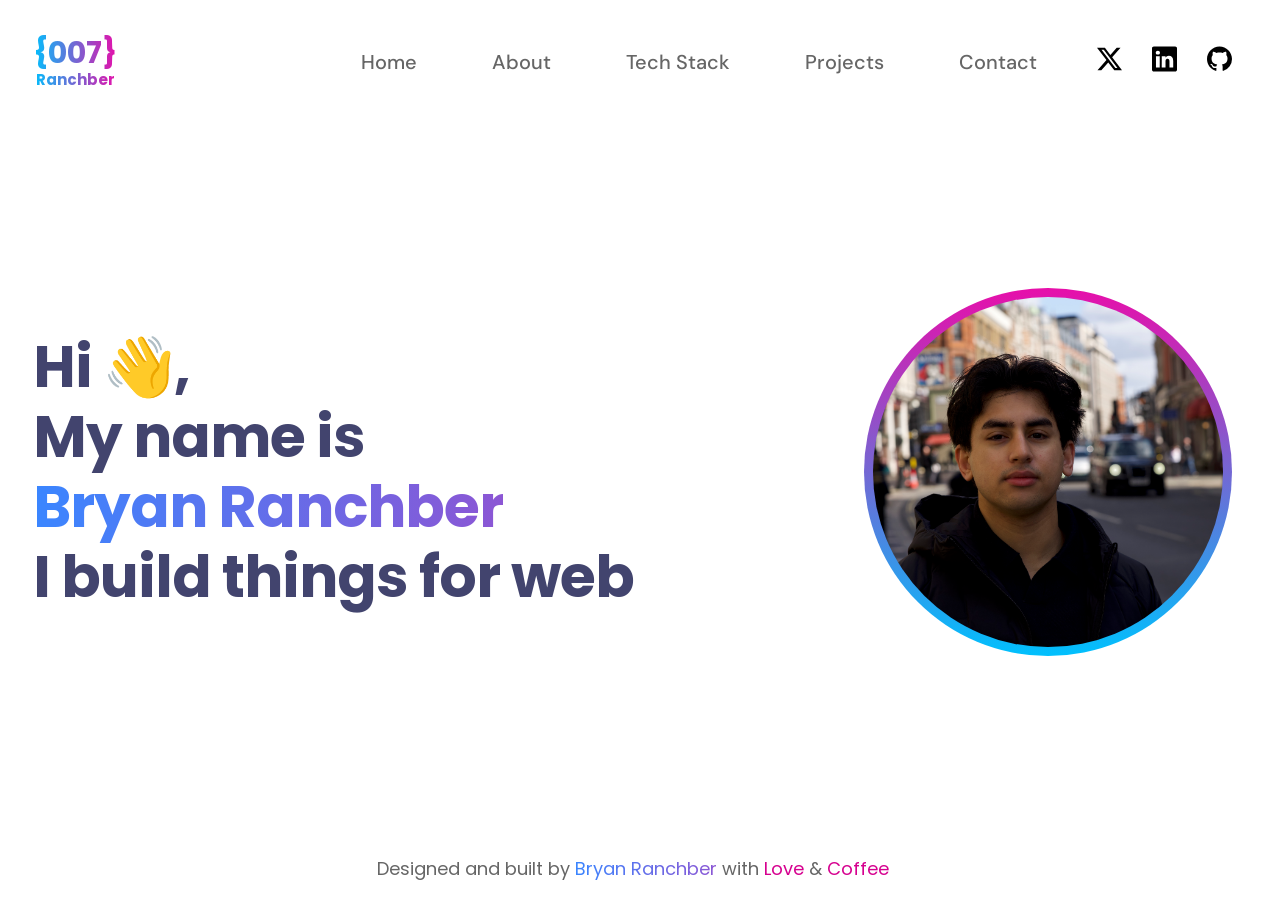
<file: index.html>
<!doctype html>
<html lang="en">
  <head>
    <meta charset="UTF-8" />
    <meta name="viewport" content="width=device-width, initial-scale=1.0" />
    <title>Developer Portfolio</title>
    <link rel="stylesheet" href="./css/base.css" />
    <link rel="stylesheet" href="./css/home.css" />
    <link rel="preconnect" href="https://fonts.googleapis.com" />
    <link rel="preconnect" href="https://fonts.gstatic.com" crossorigin />
    <link
      href="https://fonts.googleapis.com/css2?family=Poppins:ital,wght@0,100;0,200;0,300;0,400;0,500;0,600;0,700;0,800;0,900;1,100;1,200;1,300;1,400;1,500;1,600;1,700;1,800;1,900&display=swap"
      rel="stylesheet"
    />
    <link rel="preconnect" href="https://fonts.googleapis.com" />
    <link rel="preconnect" href="https://fonts.gstatic.com" crossorigin />
    <link
      href="https://fonts.googleapis.com/css2?family=DM+Sans:ital,opsz,wght@0,9..40,100..1000;1,9..40,100..1000&display=swap"
      rel="stylesheet"
    />
  </head>

  <body>
    <header>
      <nav>
        <div class="nav-top">
          <a href="index.html" class="logo">
            <span class="logo-main">{007}</span>
            <span class="logo-name">Ranchber</span>
          </a>

          <button class="menu-button">
          <img class="menu-icon" src="./images/icons/list.svg" alt="Menu" />
          </button>
        </div>

        <ul class="tablist">
          <li><a href="./index.html">Home</a></li>
          <li><a href="./pages/about.html">About</a></li>
          <li><a href="./pages/tech-stack.html">Tech Stack</a></li>
          <li><a href="./pages/projects.html">Projects</a></li>
          <li><a href="./pages/contact.html">Contact</a></li>
        </ul>

        <div class="social-links">
          <a href="https://x.com/?lang=sv"
            ><img src="./images/icons/twitter.svg" alt="Twitter"
          /></a>
          <a href="https://se.linkedin.com/"
            ><img src="./images/icons/linkedin.svg" alt="LinkedIn"
          /></a>
          <a href="https://github.com/BryanRanchber"
            ><img src="./images/icons/github.svg" alt="GitHub"
          /></a>
        </div>
      </nav>
    </header>

    <main>
      <section class="hero">
        <h1>
          Hi 👋,<br />
          My name is<br />
          <span class="hero-name">Bryan Ranchber</span><br />
          I build things for web
        </h1>
        <img src="./images/profile-img.jpg" alt="Bryan Ranchber" />
      </section>
    </main>

    <footer>
      <p>
        Designed and built by
        <span class="footer-gradient">Bryan Ranchber</span> with
        <span class="footer-pink">Love</span> &
        <span class="footer-pink">Coffee</span>
      </p>
    </footer>
  </body>
</html>
</file>
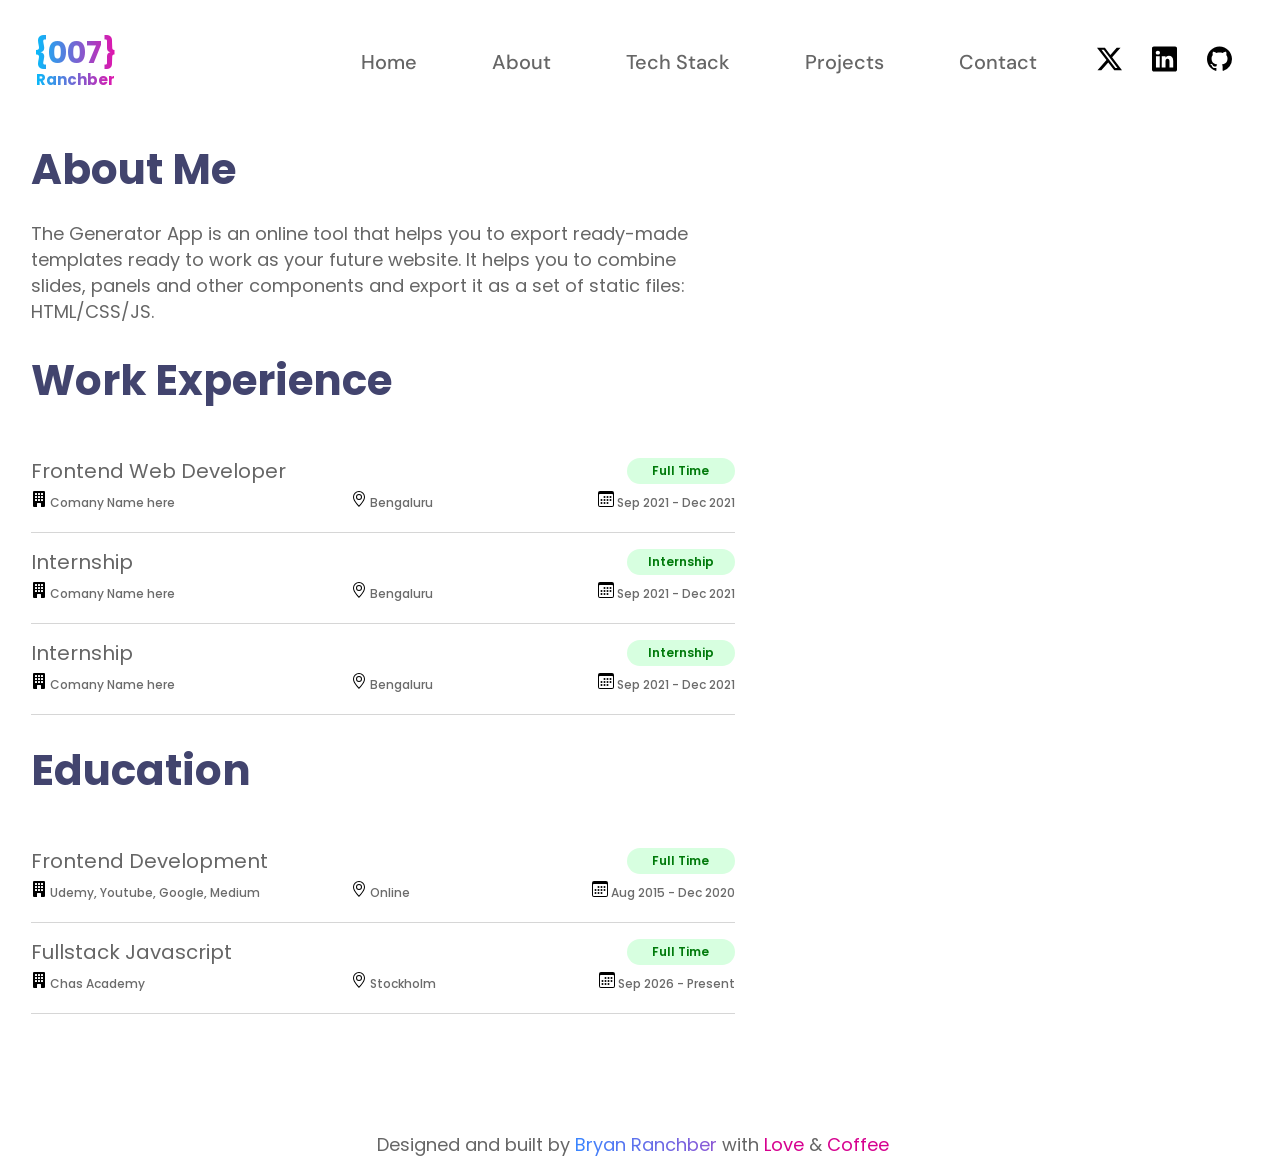
<file: about.html>
<!doctype html>
<html lang="en">
  <head>
    <meta charset="UTF-8" />
    <meta name="viewport" content="width=device-width, initial-scale=1.0" />
    <title>About</title>
    <link rel="stylesheet" href="./css/base.css" />
    <link rel="stylesheet" href="./css/about.css" />
    <link rel="preconnect" href="https://fonts.googleapis.com" />
    <link rel="preconnect" href="https://fonts.gstatic.com" crossorigin />
    <link
      href="https://fonts.googleapis.com/css2?family=Poppins:ital,wght@0,100;0,200;0,300;0,400;0,500;0,600;0,700;0,800;0,900;1,100;1,200;1,300;1,400;1,500;1,600;1,700;1,800;1,900&display=swap"
      rel="stylesheet"
    />
    <link rel="preconnect" href="https://fonts.googleapis.com" />
    <link rel="preconnect" href="https://fonts.gstatic.com" crossorigin />
    <link
      href="https://fonts.googleapis.com/css2?family=DM+Sans:ital,opsz,wght@0,9..40,100..1000;1,9..40,100..1000&display=swap"
      rel="stylesheet"
    />
  </head>

  <body>
    <header>
      <nav>
        <div class="nav-top">
          <a href="index.html" class="logo">
            <span class="logo-main">{007}</span>
            <span class="logo-name">Ranchber</span>
          </a>
        </div>

        <ul class="tablist">
          <li><a href="index.html">Home</a></li>
          <li><a href="about.html">About</a></li>
          <li><a href="tech-stack.html">Tech Stack</a></li>
          <li><a href="projects.html">Projects</a></li>
          <li><a href="contact.html">Contact</a></li>
        </ul>

        <div class="social-links">
          <a href="https://x.com/?lang=sv"
            ><img src="./images/icons/twitter.svg" alt="Twitter"
          /></a>
          <a href="https://se.linkedin.com/"
            ><img src="./images/icons/linkedin.svg" alt="LinkedIn"
          /></a>
          <a href="https://github.com/BryanRanchber"
            ><img src="./images/icons/github.svg" alt="GitHub"
          /></a>
        </div>
      </nav>
    </header>

    <main>
      <section class="about-intro">
        <h1 class="about-me-title">About Me</h1>
        <p class="about-description">
          The Generator App is an online tool that helps you to export
          ready-made templates ready to work as your future website. It helps
          you to combine slides, panels and other components and export it as a
          set of static files: HTML/CSS/JS.
        </p>
      </section>

      <section>
        <h2 class="experience">Work Experience</h2>

        <article>
          <div class="entry-header">
            <h3 class="entry-title">Frontend Web Developer</h3>
            <span class="type">Full Time</span>
          </div>

          <ul>
            <li class="details-row">
              <div class="details-left">
                <span class="organization">
                  <img src="./images/icons/building.svg" alt="" />
                  Comany Name here
                </span>

                <span class="location">
                  <img src="./images/icons/location.svg" alt="" />
                  Bengaluru
                </span>
              </div>

              <span class="date">
                <img src="./images/icons/calendar.svg" alt="" />
                Sep 2021 - Dec 2021
              </span>
            </li>
          </ul>
        </article>

        <article>
          <div class="entry-header">
            <h3 class="entry-title">Internship</h3>
            <span class="type">Internship</span>
          </div>

          <ul>
            <li class="details-row">
              <div class="details-left">
                <span class="organization">
                  <img src="./images/icons/building.svg" alt="" />
                  Comany Name here
                </span>

                <span class="location">
                  <img src="./images/icons/location.svg" alt="" />
                  Bengaluru
                </span>
              </div>

              <span class="date">
                <img src="./images/icons/calendar.svg" alt="" />
                Sep 2021 - Dec 2021
              </span>
            </li>
          </ul>
        </article>

        <article>
          <div class="entry-header">
            <h3 class="entry-title">Internship</h3>
            <span class="type">Internship</span>
          </div>

          <ul>
            <li class="details-row">
              <div class="details-left">
                <span class="organization">
                  <img src="./images/icons/building.svg" alt="" />
                  Comany Name here
                </span>

                <span class="location">
                  <img src="./images/icons/location.svg" alt="" />
                  Bengaluru
                </span>
              </div>

              <span class="date">
                <img src="./images/icons/calendar.svg" alt="" />
                Sep 2021 - Dec 2021
              </span>
            </li>
          </ul>
        </article>
      </section>

      <section>
        <h2 class="education">Education</h2>

        <article>
          <div class="entry-header">
            <h3 class="entry-title">Frontend Development</h3>
            <span class="type">Full Time</span>
          </div>

          <ul>
            <li class="details-row">
              <div class="details-left">
                <span class="organization">
                  <img src="./images/icons/building.svg" alt="" />
                  Udemy, Youtube, Google, Medium
                </span>
                <span class="location">
                  <img src="./images/icons/location.svg" alt="" />
                  Online
                </span>
              </div>

              <span class="date">
                <img src="./images/icons/calendar.svg" alt="" />
                Aug 2015 - Dec 2020
              </span>
            </li>
          </ul>
        </article>

        <article>
          <div class="entry-header">
            <h3 class="entry-title">Fullstack Javascript</h3>
            <span class="type">Full Time</span>
          </div>

          <ul>
            <li class="details-row">
              <div class="details-left">
                <span class="organization">
                  <img src="./images/icons/building.svg" alt="" />
                  Chas Academy
                </span>
                <span class="location">
                  <img src="./images/icons/location.svg" alt="" />
                  Stockholm
                </span>
              </div>

              <span class="date">
                <img src="./images/icons/calendar.svg" alt="" />
                Sep 2026 - Present
              </span>
            </li>
          </ul>
        </article>
      </section>
    </main>

    <footer>
      <p>
        Designed and built by
        <span class="footer-gradient">Bryan Ranchber</span> with
        <span class="footer-pink">Love</span> &
        <span class="footer-pink">Coffee</span>
      </p>
    </footer>
  </body>
</html>
</file>
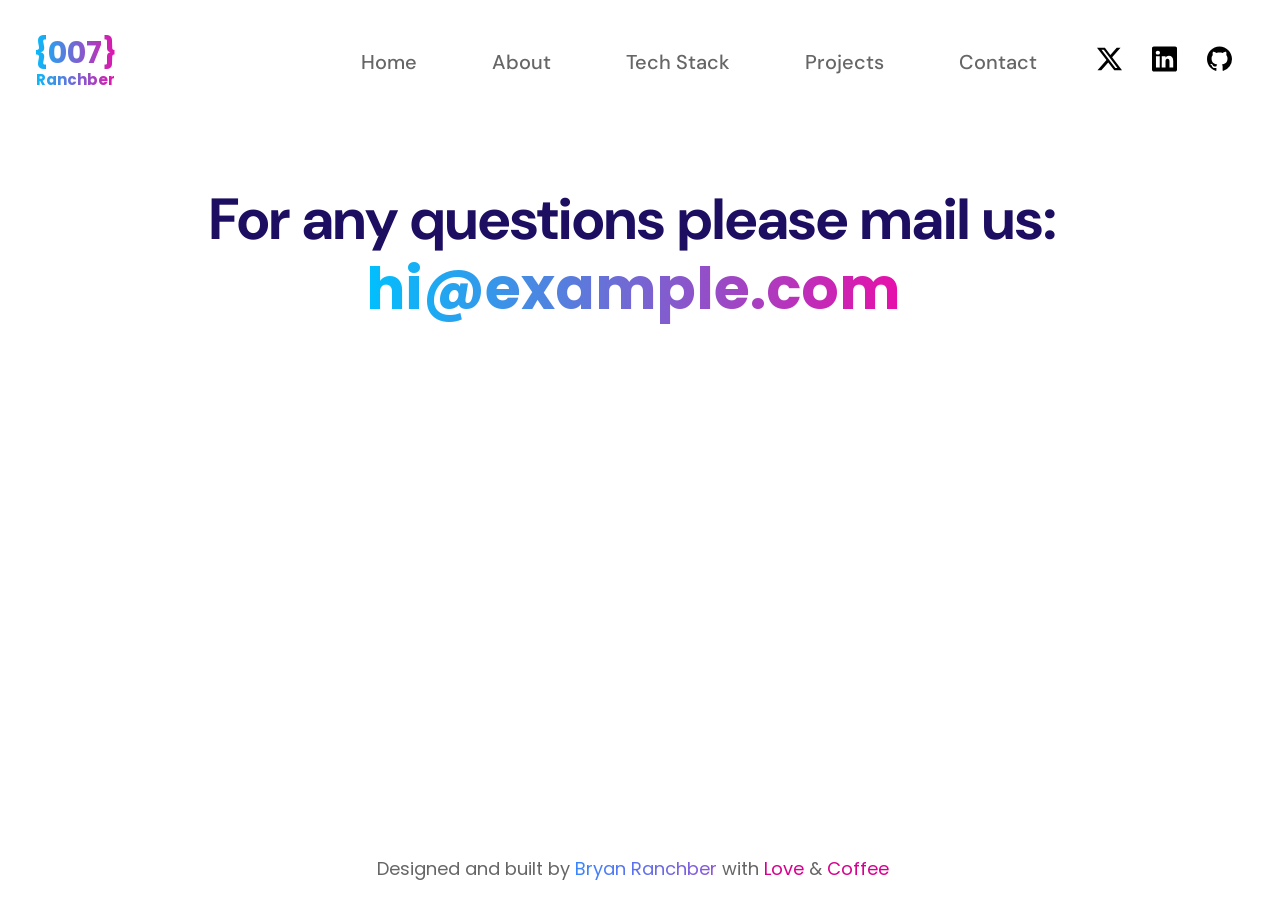
<file: contact.html>
<!doctype html>
<html lang="en">
  <head>
    <meta charset="UTF-8" />
    <meta name="viewport" content="width=device-width, initial-scale=1.0" />
    <title>Contact</title>
    <link rel="stylesheet" href="./css/base.css" />
    <link rel="stylesheet" href="./css/contact.css" />
    <link rel="preconnect" href="https://fonts.googleapis.com" />
    <link rel="preconnect" href="https://fonts.gstatic.com" crossorigin />
    <link
      href="https://fonts.googleapis.com/css2?family=Poppins:ital,wght@0,100;0,200;0,300;0,400;0,500;0,600;0,700;0,800;0,900;1,100;1,200;1,300;1,400;1,500;1,600;1,700;1,800;1,900&display=swap"
      rel="stylesheet"
    />
    <link rel="preconnect" href="https://fonts.googleapis.com" />
    <link rel="preconnect" href="https://fonts.gstatic.com" crossorigin />
    <link
      href="https://fonts.googleapis.com/css2?family=DM+Sans:ital,opsz,wght@0,9..40,100..1000;1,9..40,100..1000&display=swap"
      rel="stylesheet"
    />
  </head>

  <body>
    <header>
      <nav>
        <div class="nav-top">
          <a href="index.html" class="logo">
            <span class="logo-main">{007}</span>
            <span class="logo-name">Ranchber</span>
          </a>
        </div>

        <ul class="tablist">
          <li><a href="index.html">Home</a></li>
          <li><a href="about.html">About</a></li>
          <li><a href="tech-stack.html">Tech Stack</a></li>
          <li><a href="projects.html">Projects</a></li>
          <li><a href="contact.html">Contact</a></li>
        </ul>

        <div class="social-links">
          <a href="https://x.com/?lang=sv"
            ><img src="./images/icons/twitter.svg" alt="Twitter"
          /></a>
          <a href="https://se.linkedin.com/"
            ><img src="./images/icons/linkedin.svg" alt="LinkedIn"
          /></a>
          <a href="https://github.com/BryanRanchber"
            ><img src="./images/icons/github.svg" alt="GitHub"
          /></a>
        </div>
      </nav>
    </header>

    <main>
      <section class="contact-section">
        <h1>For any questions please mail us:</h1>
        <p class="contact-info">hi@example.com</p>

        <div class="mobile-contact">
          <p class="contact-or">or</p>
          <p class="contact-info">+91 12345 67890</p>
        </div>
      </section>
    </main>

    <footer>
      <p>
        Designed and built by
        <span class="footer-gradient">Bryan Ranchber</span> with
        <span class="footer-pink">Love</span> &
        <span class="footer-pink">Coffee</span>
      </p>
    </footer>
  </body>
</html>
</file>
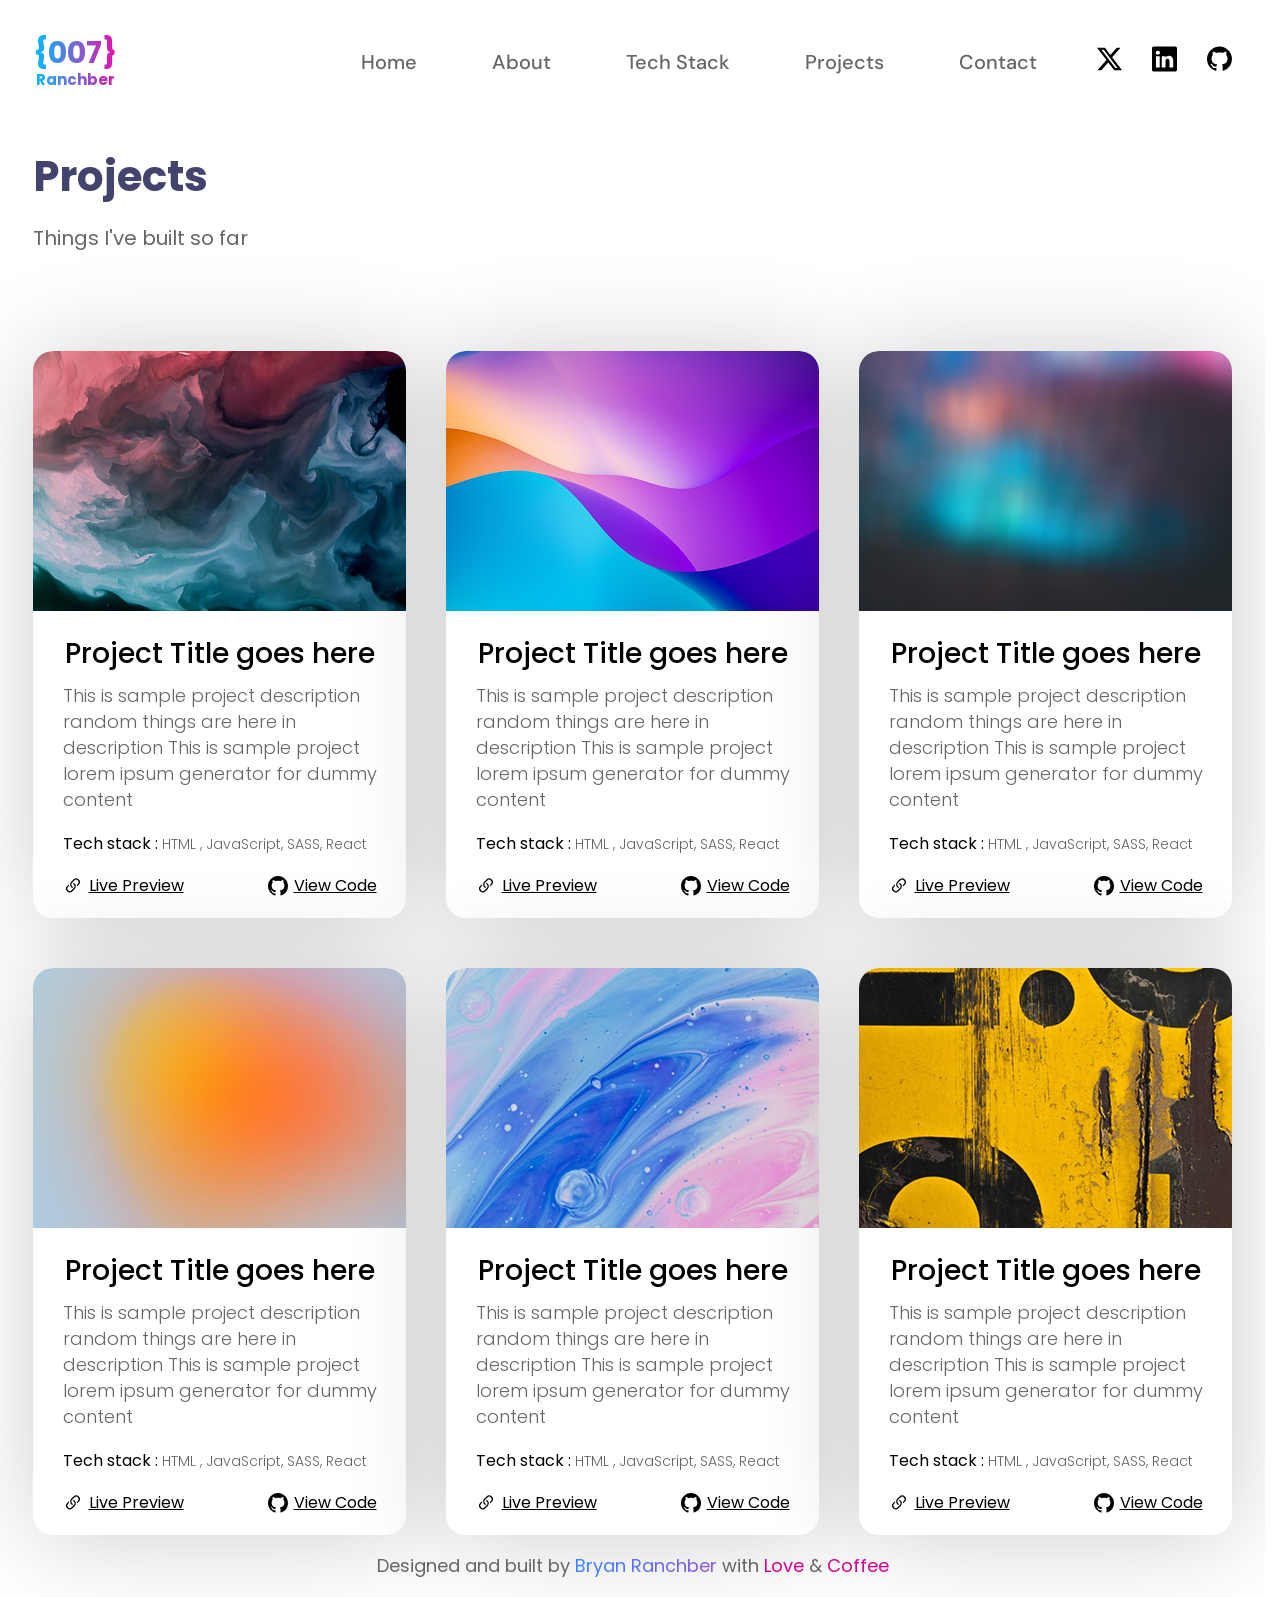
<file: projects.html>
<!doctype html>
<html lang="en">
  <head>
    <meta charset="UTF-8" />
    <meta name="viewport" content="width=device-width, initial-scale=1.0" />
    <title>Projects</title>
    <link rel="stylesheet" href="./css/base.css" />
    <link rel="stylesheet" href="./css/projects.css" />
    <link rel="preconnect" href="https://fonts.googleapis.com" />
    <link rel="preconnect" href="https://fonts.gstatic.com" crossorigin />
    <link
      href="https://fonts.googleapis.com/css2?family=Poppins:ital,wght@0,100;0,200;0,300;0,400;0,500;0,600;0,700;0,800;0,900;1,100;1,200;1,300;1,400;1,500;1,600;1,700;1,800;1,900&display=swap"
      rel="stylesheet"
    />
     <link rel="preconnect" href="https://fonts.googleapis.com" />
    <link rel="preconnect" href="https://fonts.gstatic.com" crossorigin />
    <link
      href="https://fonts.googleapis.com/css2?family=DM+Sans:ital,opsz,wght@0,9..40,100..1000;1,9..40,100..1000&display=swap"
      rel="stylesheet"
    />
  </head>

  <body>
    <header>
      <nav>
        <div class="nav-top">
          <a href="index.html" class="logo">
            <span class="logo-main">{007}</span>
            <span class="logo-name">Ranchber</span>
          </a>
        </div>

        <ul class="tablist">
          <li><a href="index.html">Home</a></li>
          <li><a href="about.html">About</a></li>
          <li><a href="tech-stack.html">Tech Stack</a></li>
          <li><a href="projects.html">Projects</a></li>
          <li><a href="contact.html">Contact</a></li>
        </ul>

        <div class="social-links">
          <a href="https://x.com/?lang=sv"
            ><img src="./images/icons/twitter.svg" alt="Twitter"
          /></a>
          <a href="https://se.linkedin.com/"
            ><img src="./images/icons/linkedin.svg" alt="LinkedIn"
          /></a>
          <a href="https://github.com/BryanRanchber"
            ><img src="./images/icons/github.svg" alt="GitHub"
          /></a>
        </div>
      </nav>
    </header>
    <main>
      <section class="projects">
        <h1>Projects</h1>
        <p>Things I've built so far</p>

        <div class="project-grid">
          <article class="project-card">
            <img
              src="./images/project-img/project-1.png"
              alt="Image of project 1"
            />

            <div class="card-details">
              <h2>Project Title goes here</h2>

              <p class="project-description">
                This is sample project description random things are here in
                description This is sample project lorem ipsum generator for
                dummy content
              </p>

              <p class="project-tech">
                Tech stack :
                <span>HTML , JavaScript, SASS, React</span>
              </p>

              <div class="project-links">
                <a href="#">
                  <img src="./images/icons/link-45deg.svg" alt="" />
                  Live Preview
                </a>
                <a href="#">
                  <img src="./images/icons/github.svg" alt="" />
                  View Code
                </a>
              </div>
            </div>
          </article>

          <article class="project-card">
            <img
              src="./images/project-img/project-2.png"
              alt="Image of project 2"
            />

            <div class="card-details">
              <h2>Project Title goes here</h2>

              <p class="project-description">
                This is sample project description random things are here in
                description This is sample project lorem ipsum generator for
                dummy content
              </p>

              <p class="project-tech">
                Tech stack :
                <span>HTML , JavaScript, SASS, React</span>
              </p>

              <div class="project-links">
                <a href="#">
                  <img src="./images/icons/link-45deg.svg" alt="" />
                  Live Preview
                </a>
                <a href="#">
                  <img src="./images/icons/github.svg" alt="" />
                  View Code
                </a>
              </div>
            </div>
          </article>

          <article class="project-card">
            <img
              src="./images/project-img/project-3.png"
              alt="Image of project 3"
            />

            <div class="card-details">
              <h2>Project Title goes here</h2>

              <p class="project-description">
                This is sample project description random things are here in
                description This is sample project lorem ipsum generator for
                dummy content
              </p>

              <p class="project-tech">
                Tech stack :
                <span>HTML , JavaScript, SASS, React</span>
              </p>

              <div class="project-links">
                <a href="#">
                  <img src="./images/icons/link-45deg.svg" alt="" />
                  Live Preview
                </a>
                <a href="#">
                  <img src="./images/icons/github.svg" alt="" />
                  View Code
                </a>
              </div>
            </div>
          </article>

          <article class="project-card">
            <img
              src="./images/project-img/project-4.png"
              alt="Image of project 4"
            />

            <div class="card-details">
              <h2>Project Title goes here</h2>

              <p class="project-description">
                This is sample project description random things are here in
                description This is sample project lorem ipsum generator for
                dummy content
              </p>

              <p class="project-tech">
                Tech stack :
                <span>HTML , JavaScript, SASS, React</span>
              </p>

              <div class="project-links">
                <a href="#">
                  <img src="./images/icons/link-45deg.svg" alt="" />
                  Live Preview
                </a>
                <a href="#">
                  <img src="./images/icons/github.svg" alt="" />
                  View Code
                </a>
              </div>
            </div>
          </article>

          <article class="project-card">
            <img
              src="./images/project-img/project-5.png"
              alt="Image of project 5"
            />

            <div class="card-details">
              <h2>Project Title goes here</h2>

              <p class="project-description">
                This is sample project description random things are here in
                description This is sample project lorem ipsum generator for
                dummy content
              </p>

              <p class="project-tech">
                Tech stack :
                <span>HTML , JavaScript, SASS, React</span>
              </p>

              <div class="project-links">
                <a href="#">
                  <img src="./images/icons/link-45deg.svg" alt="" />
                  Live Preview
                </a>
                <a href="#">
                  <img src="./images/icons/github.svg" alt="" />
                  View Code
                </a>
              </div>
            </div>
          </article>

          <article class="project-card">
            <img
              src="./images/project-img/project-6.png"
              alt="Image of project 6"
            />

            <div class="card-details">
              <h2>Project Title goes here</h2>

              <p class="project-description">
                This is sample project description random things are here in
                description This is sample project lorem ipsum generator for
                dummy content
              </p>

              <p class="project-tech">
                Tech stack :
                <span>HTML , JavaScript, SASS, React</span>
              </p>

              <div class="project-links">
                <a href="#">
                  <img src="./images/icons/link-45deg.svg" alt="" />
                  Live Preview
                </a>
                <a href="#">
                  <img src="./images/icons/github.svg" alt="" />
                  View Code
                </a>
              </div>
            </div>
          </article>
        </div>
      </section>
    </main>

     <footer>
      <p>
        Designed and built by <span class="footer-gradient">Bryan Ranchber</span> with
        <span class="footer-pink">Love</span> &
        <span class="footer-pink">Coffee</span>
      </p>
    </footer>
  </body>
</html>
</file>
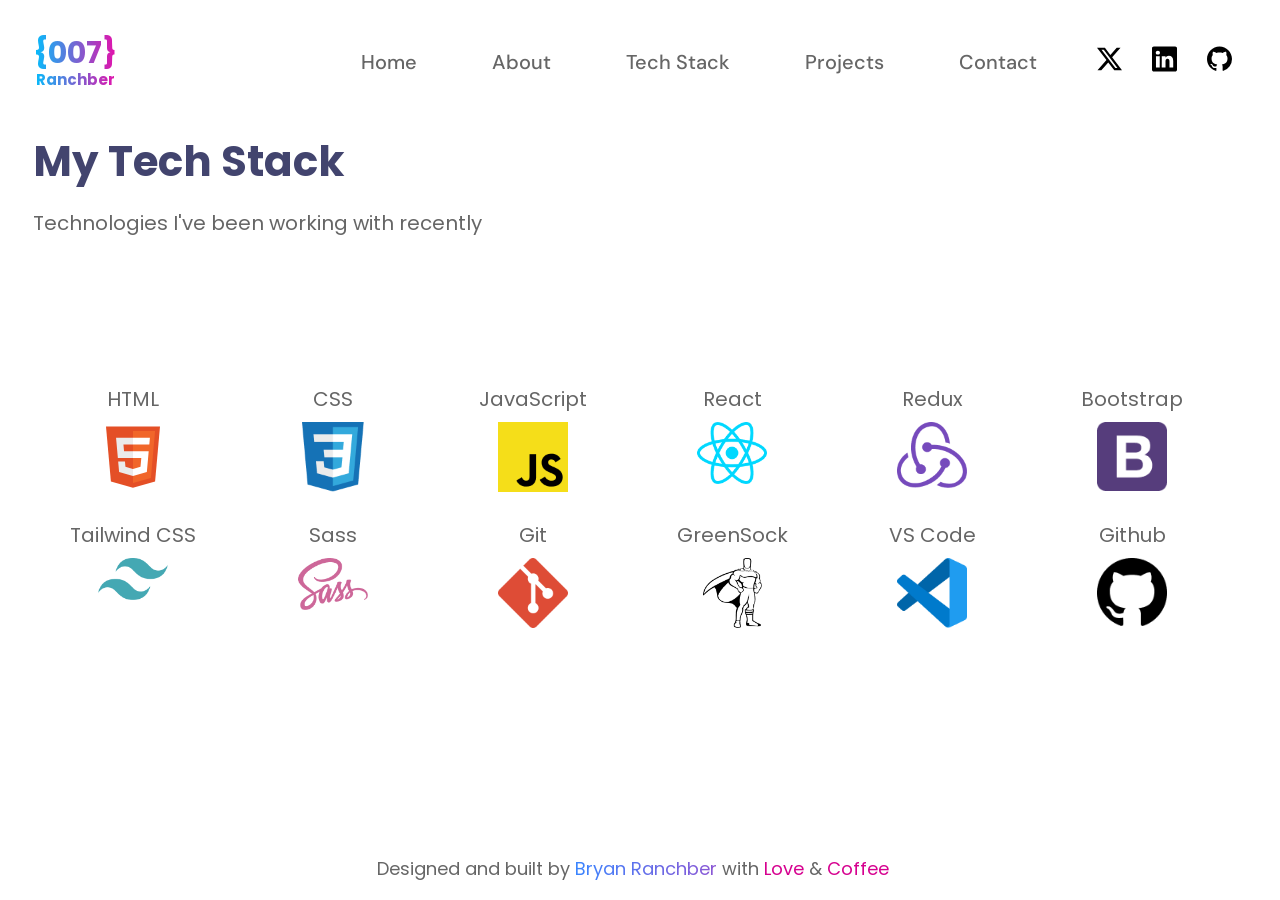
<file: tech-stack.html>
<!doctype html>
<html lang="en">
  <head>
    <meta charset="UTF-8" />
    <meta name="viewport" content="width=device-width, initial-scale=1.0" />
    <title>Tech Stack</title>
    <link rel="stylesheet" href="./css/base.css" />
    <link rel="stylesheet" href="./css/tech-stack.css" />
    <link rel="preconnect" href="https://fonts.googleapis.com" />
    <link rel="preconnect" href="https://fonts.gstatic.com" crossorigin />
    <link
      href="https://fonts.googleapis.com/css2?family=Poppins:ital,wght@0,100;0,200;0,300;0,400;0,500;0,600;0,700;0,800;0,900;1,100;1,200;1,300;1,400;1,500;1,600;1,700;1,800;1,900&display=swap"
      rel="stylesheet"
    />
    <link rel="preconnect" href="https://fonts.googleapis.com" />
    <link rel="preconnect" href="https://fonts.gstatic.com" crossorigin />
    <link
      href="https://fonts.googleapis.com/css2?family=DM+Sans:ital,opsz,wght@0,9..40,100..1000;1,9..40,100..1000&display=swap"
      rel="stylesheet"
    />
  </head>
  <body>
    <header>
      <nav>
        <div class="nav-top">
          <a href="index.html" class="logo">
            <span class="logo-main">{007}</span>
            <span class="logo-name">Ranchber</span>
          </a>
        </div>

        <ul class="tablist">
          <li><a href="index.html">Home</a></li>
          <li><a href="about.html">About</a></li>
          <li><a href="tech-stack.html">Tech Stack</a></li>
          <li><a href="projects.html">Projects</a></li>
          <li><a href="contact.html">Contact</a></li>
        </ul>

        <div class="social-links">
          <a href="https://x.com/?lang=sv"
            ><img src="./images/icons/twitter.svg" alt="Twitter"
          /></a>
          <a href="https://se.linkedin.com/"
            ><img src="./images/icons/linkedin.svg" alt="LinkedIn"
          /></a>
          <a href="https://github.com/BryanRanchber"
            ><img src="./images/icons/github.svg" alt="GitHub"
          /></a>
        </div>
      </nav>
    </header>
    <main>
      <section class="tech-stack">
        <h1>My Tech Stack</h1>
        <p>Technologies I've been working with recently</p>

        <ul>
          <li>
            <p>HTML</p>
            <img src="./images/tech-stack/HTML.svg" alt="HTML" />
          </li>
          <li>
            <p>CSS</p>
            <img src="./images/tech-stack/CSS.png" alt="CSS" />
          </li>
          <li>
            <p>JavaScript</p>
            <img src="./images/tech-stack/JavaScript.png" alt="JavaScript" />
          </li>
          <li>
            <p>React</p>
            <img src="./images/tech-stack/React.png" alt="React" />
          </li>
          <li>
            <p>Redux</p>
            <img src="./images/tech-stack/Redux.png" alt="Redux" />
          </li>
          <li>
            <p>Bootstrap</p>
            <img src="./images/tech-stack/Bootstrap.png" alt="Bootstrap" />
          </li>
          <li>
            <p>Tailwind CSS</p>
            <img
              src="./images/tech-stack/Tailwind-CSS.png"
              alt="Tailwind CSS"
            />
          </li>
          <li>
            <p>Sass</p>
            <img src="./images/tech-stack/Sass.png" alt="Sass" />
          </li>
          <li>
            <p>Git</p>
            <img src="./images/tech-stack/Git.png" alt="Git" />
          </li>
          <li>
            <p>GreenSock</p>
            <img src="./images/tech-stack/Greensock.png" alt="GreenSock" />
          </li>
          <li>
            <p>VS Code</p>
            <img
              src="./images/tech-stack/Visual-Studio-Code.png"
              alt="Visual Studio Code"
            />
          </li>
          <li>
            <p>Github</p>
            <img src="./images/tech-stack/Github.png" alt="GitHub" />
          </li>
        </ul>
      </section>
    </main>
    <footer>
      <p>
        Designed and built by
        <span class="footer-gradient">Bryan Ranchber</span> with
        <span class="footer-pink">Love</span> &
        <span class="footer-pink">Coffee</span>
      </p>
    </footer>
  </body>
</html>
</file>
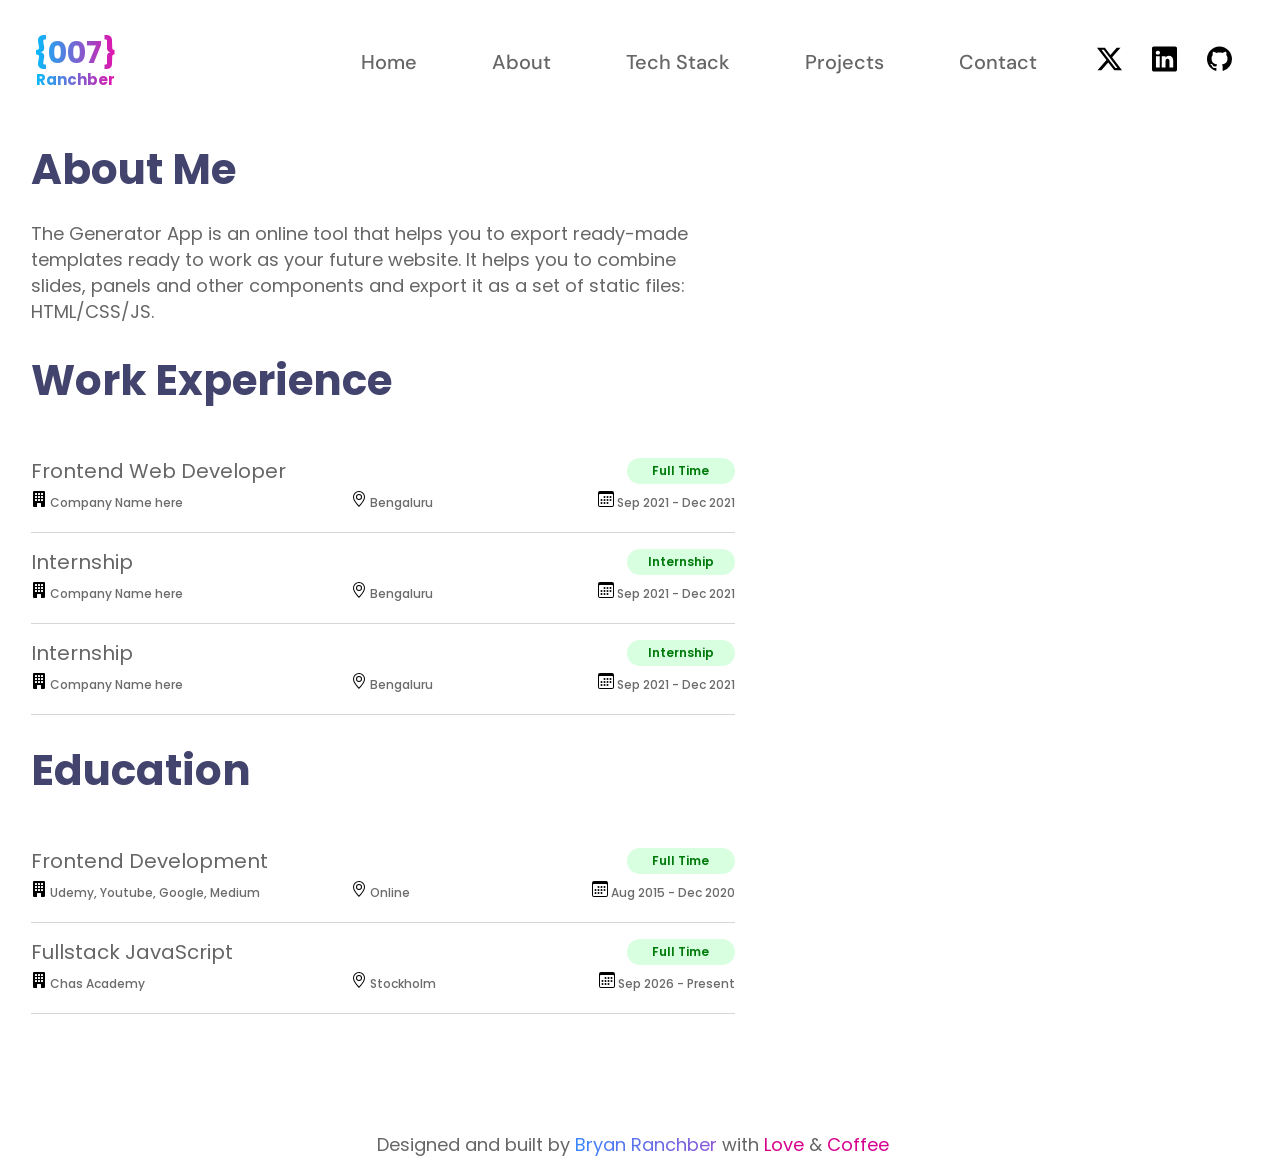
<file: pages/about.html>
<!doctype html>
<html lang="en">
  <head>
    <meta charset="UTF-8" />
    <meta name="viewport" content="width=device-width, initial-scale=1.0" />
    <title>About</title>
    <link rel="stylesheet" href="../css/base.css" />
    <link rel="stylesheet" href="../css/about.css" />
    <link rel="preconnect" href="https://fonts.googleapis.com" />
    <link rel="preconnect" href="https://fonts.gstatic.com" crossorigin />
    <link
      href="https://fonts.googleapis.com/css2?family=Poppins:ital,wght@0,100;0,200;0,300;0,400;0,500;0,600;0,700;0,800;0,900;1,100;1,200;1,300;1,400;1,500;1,600;1,700;1,800;1,900&display=swap"
      rel="stylesheet"
    />
    <link rel="preconnect" href="https://fonts.googleapis.com" />
    <link rel="preconnect" href="https://fonts.gstatic.com" crossorigin />
    <link
      href="https://fonts.googleapis.com/css2?family=DM+Sans:ital,opsz,wght@0,9..40,100..1000;1,9..40,100..1000&display=swap"
      rel="stylesheet"
    />
  </head>

  <body>
    <header>
      <nav>
        <div class="nav-top">
          <a href="../index.html" class="logo">
            <span class="logo-main">{007}</span>
            <span class="logo-name">Ranchber</span>
          </a>

          <button class="menu-button">
            <img class="menu-icon" src="../images/icons/list.svg" alt="Menu" />
          </button>
        </div>

        <ul class="tablist">
          <li><a href="../index.html">Home</a></li>
          <li><a href="../pages/about.html">About</a></li>
          <li><a href="../pages/tech-stack.html">Tech Stack</a></li>
          <li><a href="../pages/projects.html">Projects</a></li>
          <li><a href="../pages/contact.html">Contact</a></li>
        </ul>

        <div class="social-links">
          <a href="https://x.com/?lang=sv"
            ><img src="../images/icons/twitter.svg" alt="Twitter"
          /></a>
          <a href="https://se.linkedin.com/"
            ><img src="../images/icons/linkedin.svg" alt="LinkedIn"
          /></a>
          <a href="https://github.com/BryanRanchber"
            ><img src="../images/icons/github.svg" alt="GitHub"
          /></a>
        </div>
      </nav>
    </header>

    <main>
      <section class="about-intro">
        <h1 class="about-me-title">About Me</h1>
        <p class="about-description">
          The Generator App is an online tool that helps you to export
          ready-made templates ready to work as your future website. It helps
          you to combine slides, panels and other components and export it as a
          set of static files: HTML/CSS/JS.
        </p>
      </section>

      <section>
        <h2 class="experience">Work Experience</h2>

        <article>
          <div class="entry-header">
            <h3 class="entry-title">Frontend Web Developer</h3>
            <span class="type">Full Time</span>
          </div>

          <ul>
            <li class="details-row">
              <div class="details-left">
                <span class="organization">
                  <img src="../images/icons/building.svg" alt="" />
                  Company Name here
                </span>

                <span class="location">
                  <img src="../images/icons/location.svg" alt="" />
                  Bengaluru
                </span>
              </div>

              <span class="date">
                <img src="../images/icons/calendar.svg" alt="" />
                Sep 2021 - Dec 2021
              </span>
            </li>
          </ul>
        </article>

        <article>
          <div class="entry-header">
            <h3 class="entry-title">Internship</h3>
            <span class="type">Internship</span>
          </div>

          <ul>
            <li class="details-row">
              <div class="details-left">
                <span class="organization">
                  <img src="../images/icons/building.svg" alt="" />
                  Company Name here
                </span>

                <span class="location">
                  <img src="../images/icons/location.svg" alt="" />
                  Bengaluru
                </span>
              </div>

              <span class="date">
                <img src="../images/icons/calendar.svg" alt="" />
                Sep 2021 - Dec 2021
              </span>
            </li>
          </ul>
        </article>

        <article>
          <div class="entry-header">
            <h3 class="entry-title">Internship</h3>
            <span class="type">Internship</span>
          </div>

          <ul>
            <li class="details-row">
              <div class="details-left">
                <span class="organization">
                  <img src="../images/icons/building.svg" alt="" />
                  Company Name here
                </span>

                <span class="location">
                  <img src="../images/icons/location.svg" alt="" />
                  Bengaluru
                </span>
              </div>

              <span class="date">
                <img src="../images/icons/calendar.svg" alt="" />
                Sep 2021 - Dec 2021
              </span>
            </li>
          </ul>
        </article>
      </section>

      <section>
        <h2 class="education">Education</h2>

        <article>
          <div class="entry-header">
            <h3 class="entry-title">Frontend Development</h3>
            <span class="type">Full Time</span>
          </div>

          <ul>
            <li class="details-row">
              <div class="details-left">
                <span class="organization">
                  <img src="../images/icons/building.svg" alt="" />
                  Udemy, Youtube, Google, Medium
                </span>
                <span class="location">
                  <img src="../images/icons/location.svg" alt="" />
                  Online
                </span>
              </div>

              <span class="date">
                <img src="../images/icons/calendar.svg" alt="" />
                Aug 2015 - Dec 2020
              </span>
            </li>
          </ul>
        </article>

        <article>
          <div class="entry-header">
            <h3 class="entry-title">Fullstack JavaScript</h3>
            <span class="type">Full Time</span>
          </div>

          <ul>
            <li class="details-row">
              <div class="details-left">
                <span class="organization">
                  <img src="../images/icons/building.svg" alt="" />
                  Chas Academy
                </span>
                <span class="location">
                  <img src="../images/icons/location.svg" alt="" />
                  Stockholm
                </span>
              </div>

              <span class="date">
                <img src="../images/icons/calendar.svg" alt="" />
                Sep 2026 - Present
              </span>
            </li>
          </ul>
        </article>
      </section>
    </main>

    <footer>
      <p>
        Designed and built by
        <span class="footer-gradient">Bryan Ranchber</span> with
        <span class="footer-pink">Love</span> &
        <span class="footer-pink">Coffee</span>
      </p>
    </footer>
  </body>
</html>
</file>
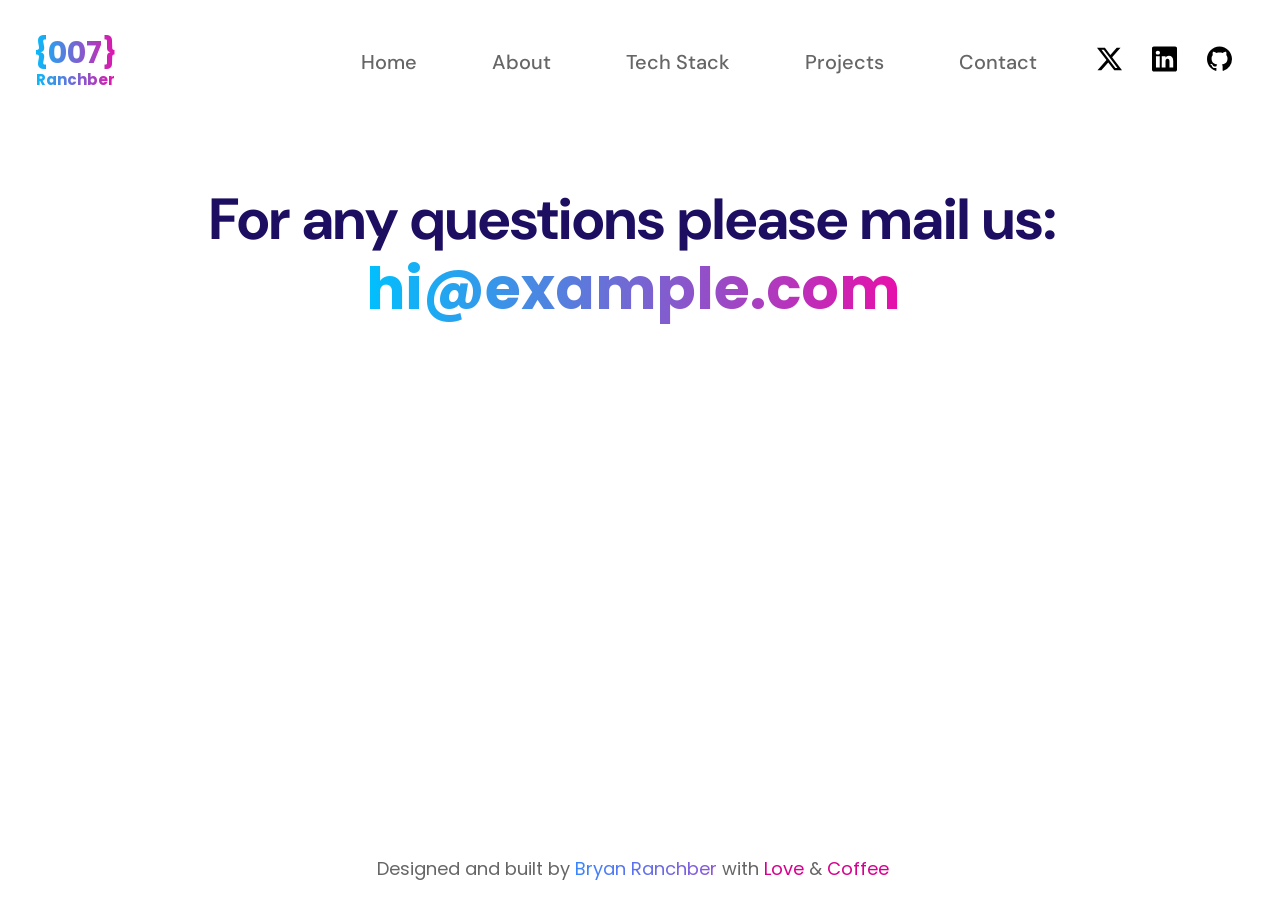
<file: pages/contact.html>
<!doctype html>
<html lang="en">
  <head>
    <meta charset="UTF-8" />
    <meta name="viewport" content="width=device-width, initial-scale=1.0" />
    <title>Contact</title>
    <link rel="stylesheet" href="../css/base.css" />
    <link rel="stylesheet" href="../css/contact.css" />
    <link rel="preconnect" href="https://fonts.googleapis.com" />
    <link rel="preconnect" href="https://fonts.gstatic.com" crossorigin />
    <link
      href="https://fonts.googleapis.com/css2?family=Poppins:ital,wght@0,100;0,200;0,300;0,400;0,500;0,600;0,700;0,800;0,900;1,100;1,200;1,300;1,400;1,500;1,600;1,700;1,800;1,900&display=swap"
      rel="stylesheet"
    />
    <link rel="preconnect" href="https://fonts.googleapis.com" />
    <link rel="preconnect" href="https://fonts.gstatic.com" crossorigin />
    <link
      href="https://fonts.googleapis.com/css2?family=DM+Sans:ital,opsz,wght@0,9..40,100..1000;1,9..40,100..1000&display=swap"
      rel="stylesheet"
    />
  </head>

  <body>
    <header>
      <nav>
        <div class="nav-top">
          <a href="../index.html" class="logo">
            <span class="logo-main">{007}</span>
            <span class="logo-name">Ranchber</span>
          </a>

          <button class="menu-button">
            <img class="menu-icon" src="../images/icons/list.svg" alt="Menu" />
          </button>
        </div>

        <ul class="tablist">
          <li><a href="../index.html">Home</a></li>
          <li><a href="../pages/about.html">About</a></li>
          <li><a href="../pages/tech-stack.html">Tech Stack</a></li>
          <li><a href="../pages/projects.html">Projects</a></li>
          <li><a href="../pages/contact.html">Contact</a></li>
        </ul>

        <div class="social-links">
          <a href="https://x.com/?lang=sv"
            ><img src="../images/icons/twitter.svg" alt="Twitter"
          /></a>
          <a href="https://se.linkedin.com/"
            ><img src="../images/icons/linkedin.svg" alt="LinkedIn"
          /></a>
          <a href="https://github.com/BryanRanchber"
            ><img src="../images/icons/github.svg" alt="GitHub"
          /></a>
        </div>
      </nav>
    </header>

    <main>
      <section class="contact-section">
        <h1>For any questions please mail us:</h1>
        <a class="contact-info" href="mailto:hi@example.com">hi@example.com</a>

        <div class="mobile-contact">
          <p class="contact-or">or</p>
          <a class="contact-info" href="tel:+911234567890">+91 12345 67890</a>
        </div>
      </section>
    </main>

    <footer>
      <p>
        Designed and built by
        <span class="footer-gradient">Bryan Ranchber</span> with
        <span class="footer-pink">Love</span> &
        <span class="footer-pink">Coffee</span>
      </p>
    </footer>
  </body>
</html>
</file>
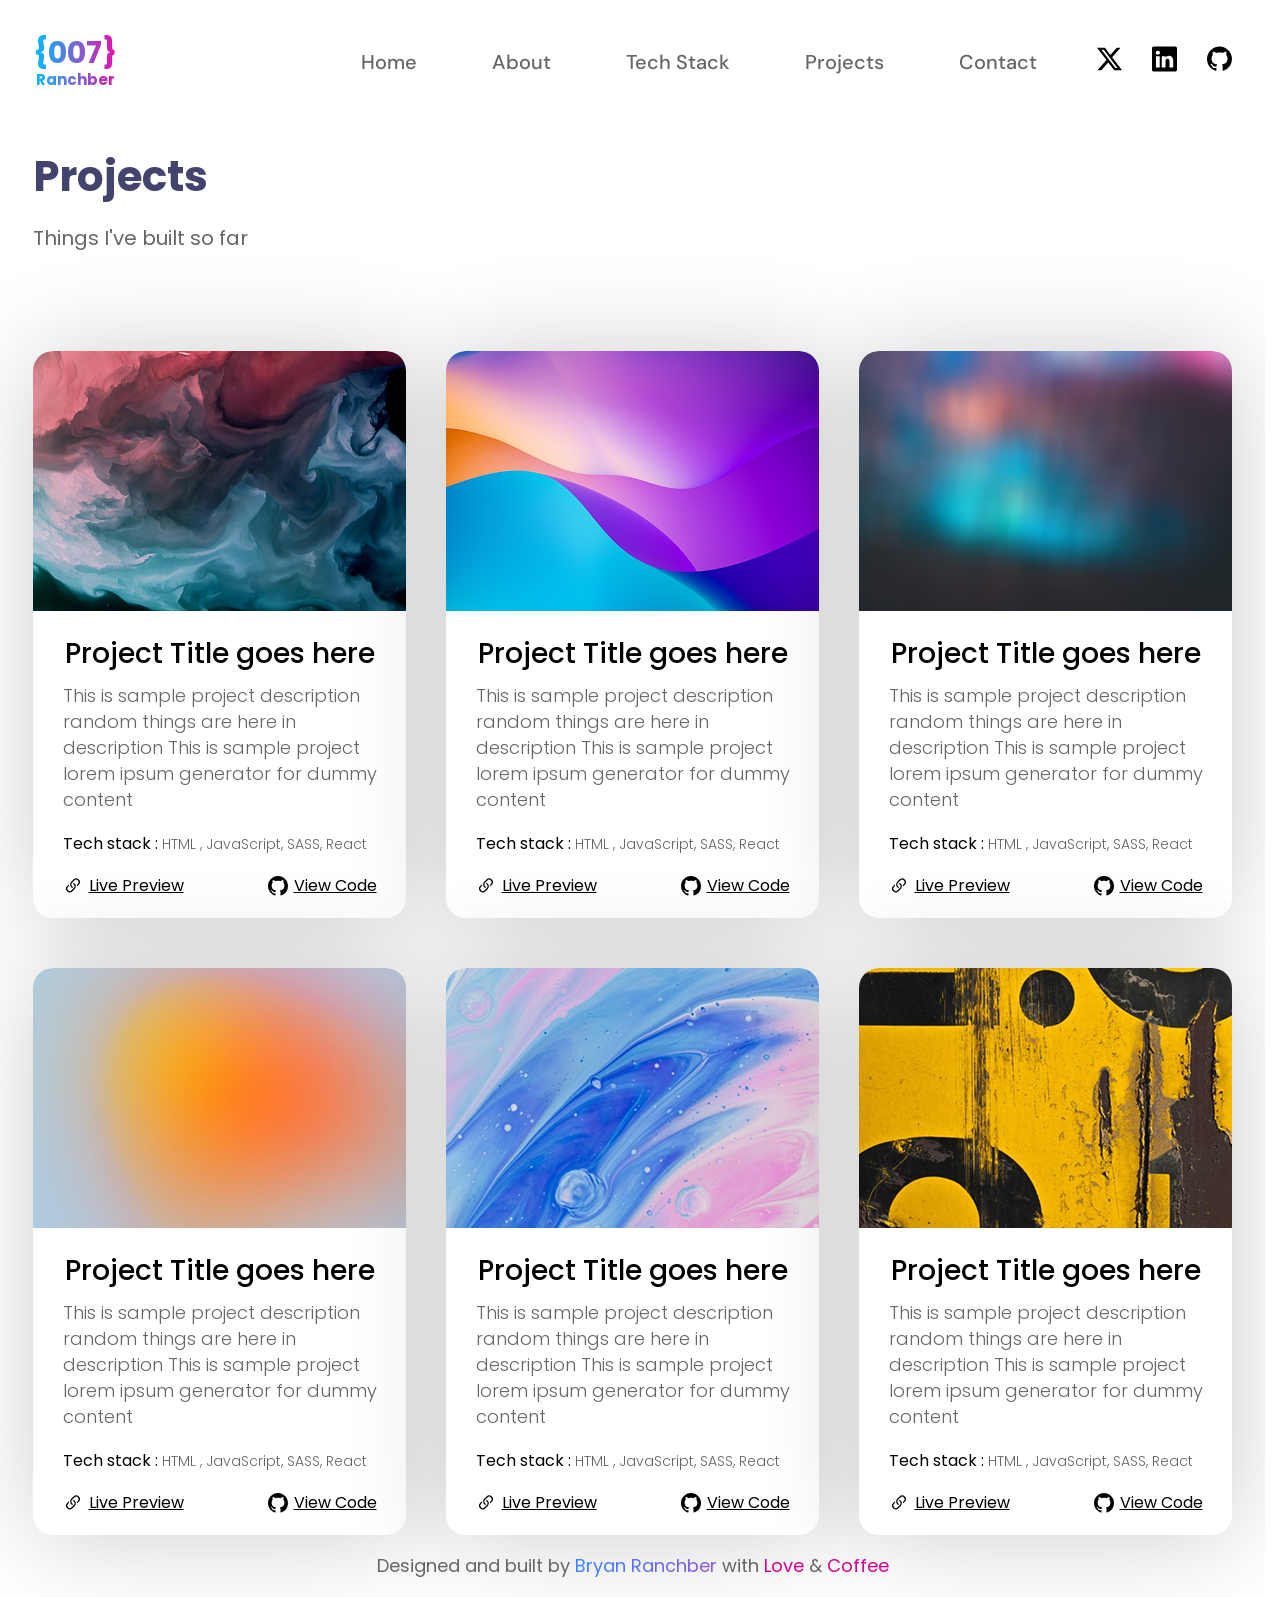
<file: pages/projects.html>
<!doctype html>
<html lang="en">
  <head>
    <meta charset="UTF-8" />
    <meta name="viewport" content="width=device-width, initial-scale=1.0" />
    <title>Projects</title>
    <link rel="stylesheet" href="../css/base.css" />
    <link rel="stylesheet" href="../css/projects.css" />
    <link rel="preconnect" href="https://fonts.googleapis.com" />
    <link rel="preconnect" href="https://fonts.gstatic.com" crossorigin />
    <link
      href="https://fonts.googleapis.com/css2?family=Poppins:ital,wght@0,100;0,200;0,300;0,400;0,500;0,600;0,700;0,800;0,900;1,100;1,200;1,300;1,400;1,500;1,600;1,700;1,800;1,900&display=swap"
      rel="stylesheet"
    />
    <link rel="preconnect" href="https://fonts.googleapis.com" />
    <link rel="preconnect" href="https://fonts.gstatic.com" crossorigin />
    <link
      href="https://fonts.googleapis.com/css2?family=DM+Sans:ital,opsz,wght@0,9..40,100..1000;1,9..40,100..1000&display=swap"
      rel="stylesheet"
    />
  </head>

  <body>
    <header>
      <nav>
        <div class="nav-top">
          <a href="../index.html" class="logo">
            <span class="logo-main">{007}</span>
            <span class="logo-name">Ranchber</span>
          </a>

          <button class="menu-button">
            <img class="menu-icon" src="../images/icons/list.svg" alt="Menu" />
          </button>
        </div>

        <ul class="tablist">
          <li><a href="../index.html">Home</a></li>
          <li><a href="../pages/about.html">About</a></li>
          <li><a href="../pages/tech-stack.html">Tech Stack</a></li>
          <li><a href="../pages/projects.html">Projects</a></li>
          <li><a href="../pages/contact.html">Contact</a></li>
        </ul>

        <div class="social-links">
          <a href="https://x.com/?lang=sv"
            ><img src="../images/icons/twitter.svg" alt="Twitter"
          /></a>
          <a href="https://se.linkedin.com/"
            ><img src="../images/icons/linkedin.svg" alt="LinkedIn"
          /></a>
          <a href="https://github.com/BryanRanchber"
            ><img src="../images/icons/github.svg" alt="GitHub"
          /></a>
        </div>
      </nav>
    </header>
    <main>
      <section class="projects">
        <h1>Projects</h1>
        <p>Things I've built so far</p>

        <div class="project-grid">
          <article class="project-card">
            <img
              src="../images/project-img/project-1.png"
              alt="Image of project 1"
            />

            <div class="card-details">
              <h2>Project Title goes here</h2>

              <p class="project-description">
                This is sample project description random things are here in
                description This is sample project lorem ipsum generator for
                dummy content
              </p>

              <p class="project-tech">
                Tech stack :
                <span>HTML , JavaScript, SASS, React</span>
              </p>

              <div class="project-links">
                <a href="#">
                  <img src="../images/icons/link-45deg.svg" alt="" />
                  Live Preview
                </a>
                <a href="#">
                  <img src="../images/icons/github.svg" alt="" />
                  View Code
                </a>
              </div>
            </div>
          </article>

          <article class="project-card">
            <img
              src="../images/project-img/project-2.png"
              alt="Image of project 2"
            />

            <div class="card-details">
              <h2>Project Title goes here</h2>

              <p class="project-description">
                This is sample project description random things are here in
                description This is sample project lorem ipsum generator for
                dummy content
              </p>

              <p class="project-tech">
                Tech stack :
                <span>HTML , JavaScript, SASS, React</span>
              </p>

              <div class="project-links">
                <a href="#">
                  <img src="../images/icons/link-45deg.svg" alt="" />
                  Live Preview
                </a>
                <a href="#">
                  <img src="../images/icons/github.svg" alt="" />
                  View Code
                </a>
              </div>
            </div>
          </article>

          <article class="project-card">
            <img
              src="../images/project-img/project-3.png"
              alt="Image of project 3"
            />

            <div class="card-details">
              <h2>Project Title goes here</h2>

              <p class="project-description">
                This is sample project description random things are here in
                description This is sample project lorem ipsum generator for
                dummy content
              </p>

              <p class="project-tech">
                Tech stack :
                <span>HTML , JavaScript, SASS, React</span>
              </p>

              <div class="project-links">
                <a href="#">
                  <img src="../images/icons/link-45deg.svg" alt="" />
                  Live Preview
                </a>
                <a href="#">
                  <img src="../images/icons/github.svg" alt="" />
                  View Code
                </a>
              </div>
            </div>
          </article>

          <article class="project-card">
            <img
              src="../images/project-img/project-4.png"
              alt="Image of project 4"
            />

            <div class="card-details">
              <h2>Project Title goes here</h2>

              <p class="project-description">
                This is sample project description random things are here in
                description This is sample project lorem ipsum generator for
                dummy content
              </p>

              <p class="project-tech">
                Tech stack :
                <span>HTML , JavaScript, SASS, React</span>
              </p>

              <div class="project-links">
                <a href="#">
                  <img src="../images/icons/link-45deg.svg" alt="" />
                  Live Preview
                </a>
                <a href="#">
                  <img src="../images/icons/github.svg" alt="" />
                  View Code
                </a>
              </div>
            </div>
          </article>

          <article class="project-card">
            <img
              src="../images/project-img/project-5.png"
              alt="Image of project 5"
            />

            <div class="card-details">
              <h2>Project Title goes here</h2>

              <p class="project-description">
                This is sample project description random things are here in
                description This is sample project lorem ipsum generator for
                dummy content
              </p>

              <p class="project-tech">
                Tech stack :
                <span>HTML , JavaScript, SASS, React</span>
              </p>

              <div class="project-links">
                <a href="#">
                  <img src="../images/icons/link-45deg.svg" alt="" />
                  Live Preview
                </a>
                <a href="#">
                  <img src="../images/icons/github.svg" alt="" />
                  View Code
                </a>
              </div>
            </div>
          </article>

          <article class="project-card">
            <img
              src="../images/project-img/project-6.png"
              alt="Image of project 6"
            />

            <div class="card-details">
              <h2>Project Title goes here</h2>

              <p class="project-description">
                This is sample project description random things are here in
                description This is sample project lorem ipsum generator for
                dummy content
              </p>

              <p class="project-tech">
                Tech stack :
                <span>HTML , JavaScript, SASS, React</span>
              </p>

              <div class="project-links">
                <a href="#">
                  <img src="../images/icons/link-45deg.svg" alt="" />
                  Live Preview
                </a>
                <a href="#">
                  <img src="../images/icons/github.svg" alt="" />
                  View Code
                </a>
              </div>
            </div>
          </article>
        </div>
      </section>
    </main>

    <footer>
      <p>
        Designed and built by
        <span class="footer-gradient">Bryan Ranchber</span> with
        <span class="footer-pink">Love</span> &
        <span class="footer-pink">Coffee</span>
      </p>
    </footer>
  </body>
</html>
</file>
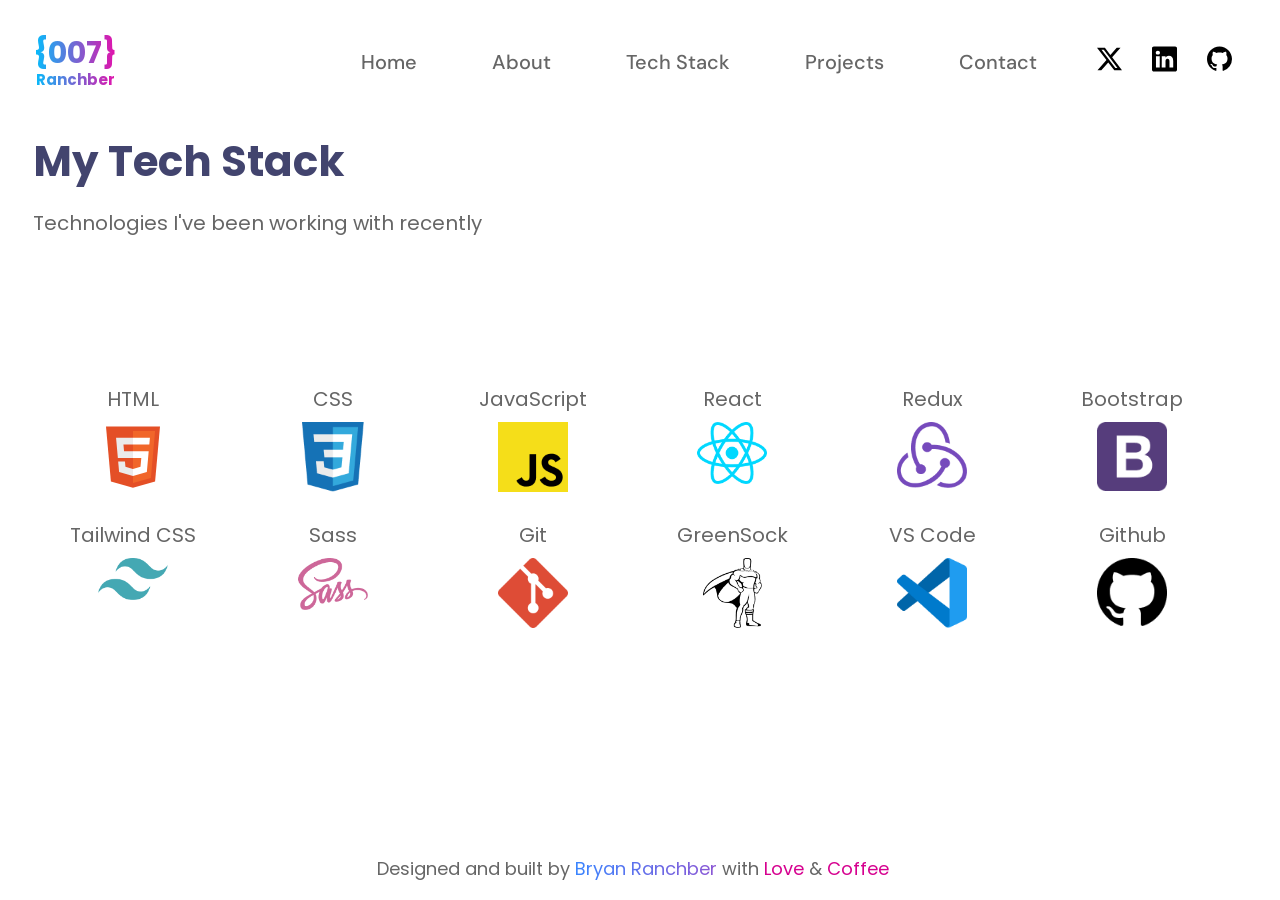
<file: pages/tech-stack.html>
<!doctype html>
<html lang="en">
  <head>
    <meta charset="UTF-8" />
    <meta name="viewport" content="width=device-width, initial-scale=1.0" />
    <title>Tech Stack</title>
    <link rel="stylesheet" href="../css/base.css" />
    <link rel="stylesheet" href="../css/tech-stack.css" />
    <link rel="preconnect" href="https://fonts.googleapis.com" />
    <link rel="preconnect" href="https://fonts.gstatic.com" crossorigin />
    <link
      href="https://fonts.googleapis.com/css2?family=Poppins:ital,wght@0,100;0,200;0,300;0,400;0,500;0,600;0,700;0,800;0,900;1,100;1,200;1,300;1,400;1,500;1,600;1,700;1,800;1,900&display=swap"
      rel="stylesheet"
    />
    <link rel="preconnect" href="https://fonts.googleapis.com" />
    <link rel="preconnect" href="https://fonts.gstatic.com" crossorigin />
    <link
      href="https://fonts.googleapis.com/css2?family=DM+Sans:ital,opsz,wght@0,9..40,100..1000;1,9..40,100..1000&display=swap"
      rel="stylesheet"
    />
  </head>

  <body>
    <header>
      <nav>
        <div class="nav-top">
          <a href="../index.html" class="logo">
            <span class="logo-main">{007}</span>
            <span class="logo-name">Ranchber</span>
          </a>

          <button class="menu-button">
            <img class="menu-icon" src="../images/icons/list.svg" alt="Menu" />
          </button>
        </div>

        <ul class="tablist">
          <li><a href="../index.html">Home</a></li>
          <li><a href="../pages/about.html">About</a></li>
          <li><a href="../pages/tech-stack.html">Tech Stack</a></li>
          <li><a href="../pages/projects.html">Projects</a></li>
          <li><a href="../pages/contact.html">Contact</a></li>
        </ul>

        <div class="social-links">
          <a href="https://x.com/?lang=sv"
            ><img src="../images/icons/twitter.svg" alt="Twitter"
          /></a>
          <a href="https://se.linkedin.com/"
            ><img src="../images/icons/linkedin.svg" alt="LinkedIn"
          /></a>
          <a href="https://github.com/BryanRanchber"
            ><img src="../images/icons/github.svg" alt="GitHub"
          /></a>
        </div>
      </nav>
    </header>
    <main>
      <section class="tech-stack">
        <h1>My Tech Stack</h1>
        <p>Technologies I've been working with recently</p>

        <ul>
          <li>
            <p>HTML</p>
            <img src="../images/tech-stack/HTML.svg" alt="HTML" />
          </li>
          <li>
            <p>CSS</p>
            <img src="../images/tech-stack/CSS.png" alt="CSS" />
          </li>
          <li>
            <p>JavaScript</p>
            <img src="../images/tech-stack/JavaScript.png" alt="JavaScript" />
          </li>
          <li>
            <p>React</p>
            <img src="../images/tech-stack/React.png" alt="React" />
          </li>
          <li>
            <p>Redux</p>
            <img src="../images/tech-stack/Redux.png" alt="Redux" />
          </li>
          <li>
            <p>Bootstrap</p>
            <img src="../images/tech-stack/Bootstrap.png" alt="Bootstrap" />
          </li>
          <li>
            <p>Tailwind CSS</p>
            <img
              src="../images/tech-stack/Tailwind-CSS.png"
              alt="Tailwind CSS"
            />
          </li>
          <li>
            <p>Sass</p>
            <img src="../images/tech-stack/Sass.png" alt="Sass" />
          </li>
          <li>
            <p>Git</p>
            <img src="../images/tech-stack/Git.png" alt="Git" />
          </li>
          <li>
            <p>GreenSock</p>
            <img src="../images/tech-stack/Greensock.png" alt="GreenSock" />
          </li>
          <li>
            <p>VS Code</p>
            <img
              src="../images/tech-stack/Visual-Studio-Code.png"
              alt="Visual Studio Code"
            />
          </li>
          <li>
            <p>Github</p>
            <img src="../images/tech-stack/Github.png" alt="GitHub" />
          </li>
        </ul>
      </section>
    </main>
    <footer>
      <p>
        Designed and built by
        <span class="footer-gradient">Bryan Ranchber</span> with
        <span class="footer-pink">Love</span> &
        <span class="footer-pink">Coffee</span>
      </p>
    </footer>
  </body>
</html>
</file>
<file: css/base.css>
html {
  scrollbar-gutter: stable;
}

:root {
  --background-color: #ffffff;
  --text-color: #000000;
  --heading-color: #42446e;
  --contact-heading-color: #1e0e62;
  --secondary-color: #666666;
  --muted-color: #6b6b6b;
  --card-color: #ffffff;
  --border-color: #d6d6d6;

  --gradient-blue: #00c0fd;
  --hero-blue: #3a86ff;
  --gradient-pink: #e70faa;
  --footer-pink: #d6008f;
  --gradient-purple: #8c56d4;
}

body {
  margin: 0;
  padding: 0;
  min-height: 100vh;
  display: flex;
  flex-direction: column;
  font-family: "Poppins", sans-serif;
  background-color: var(--background-color);
  color: var(--text-color);
}

header {
  position: sticky;
  top: 0;
  background-color: var(--background-color);
}

main {
  padding: 0 10px;
  flex: 1;
}

ul {
  list-style: none;
  margin: 0;
  padding: 0;
}

nav {
  display: flex;
  flex-direction: column;
  margin: 5px 0 0;
}

.nav-top {
  display: flex;
  justify-content: space-between;
  align-items: center;
  padding: 0 10px;
}

.logo {
  display: block;
  text-decoration: none;
  font-weight: bold;
  line-height: 1.2;
  margin: 15px 0;
  background: linear-gradient(to right, var(--gradient-blue), var(--gradient-pink));
  background-clip: text;
  -webkit-background-clip: text;
  -webkit-text-fill-color: transparent;
}

.logo-main {
  font-size: 20px;
}

.logo-name {
  font-size: 10px;
}

.menu-button {
  border: none;
  background: none;
  padding: 0;

}

.menu-icon {
  width: 35px;
}

.logo span {
  display: block;
  text-align: center;
}

.tablist {
  display: flex;
  flex-direction: column;
  align-items: center;
  gap: 5px;
}

.tablist a {
  font-family: "DM Sans", sans-serif;
  font-weight: 500;
  font-size: 20px;
  line-height: 26px;
  text-align: center;
  color: var(--text-color);
  text-decoration: none;
}

.social-links {
  display: flex;
  justify-content: center;
  gap: 100px;
  margin-top: 20px;
}

.social-links img {
  width: 25px;
  height: 30px;
}

footer {
  font-weight: 400;
  font-size: 10px;
  line-height: 20px;
  text-align: center;
  color: var(--secondary-color);
}

.footer-gradient {
  background: linear-gradient(to right, var(--hero-blue), var(--gradient-purple));
  background-clip: text;
  -webkit-background-clip: text;
  -webkit-text-fill-color: transparent;
}

.footer-pink {
  color: var(--footer-pink);
}

@media (prefers-color-scheme: dark) {
  :root {
    --background-color: #191919;
    --text-color: #ffffff;
    --heading-color: #ffffff;
    --contact-heading-color: #ffffff;
    --muted-color: #737373;
    --secondary-color: #a7a7a7;
    --card-color: #222222;
    --border-color: #737373;
  }

  .social-links img,
  .menu-icon,
  .project-links img {
    filter: invert(1);
  }
}

@media (min-width: 1024px) {
  nav {
    width: 1199px;
    margin: 20px auto 0;
    flex-direction: row;
    align-items: center;
  }

  .nav-top {
    padding: 0;
    margin: 0;
  }

  .logo-main {
    font-size: 30px;
  }

  .logo-name {
    font-size: 15px;
  }

  .menu-button {
    display: none;
  }

  .tablist {
    flex-direction: row;
    align-items: center;
    gap: 75px;
    margin-left: auto;
  }

  .tablist a {
    color: var(--secondary-color);
  }

  .social-links {
    gap: 30px;
    margin-left: 60px;
    margin-top: 0;
  }

  main {
    width: 704px;
    margin-left: 207px;
    padding: 0;
  }

  footer {
    display: flex;
    justify-content: center;
    font-size: 18px;
    line-height: 26px;
  }
}
</file>
<file: css/home.css>
.hero {
  margin-top: 140px;
}

.hero img {
  width: 240px;
  height: 240px;
  object-fit: cover;
  border-radius: 50%;
  border: 9px solid transparent;
  background: linear-gradient(to top, var(--gradient-blue), var(--gradient-pink)) border-box;
}

.hero h1 {
  font-weight: 700;
  font-size: 24px;
  color: var(--heading-color);
}

.hero-name {
  background: linear-gradient(to right, var(--hero-blue), var(--gradient-purple));
  background-clip: text;
  -webkit-background-clip: text;
  -webkit-text-fill-color: transparent;
}

@media (min-width: 1024px) {
  main {
    width: 1199px;
    margin: 0 auto;
    padding: 0;
  }

  .hero {
    margin: 180px 0 0;
    display: flex;
    justify-content: space-between;
    align-items: center;
  }

  .hero img {
    width: 350px;
    height: 350px;
  }

  .hero h1 {
    font-size: 58px;
    line-height: 70px;
    letter-spacing: -1px;
  }
}
</file>
<file: css/about.css>
.tablist,
.social-links {
  display: none;
}

.about-me-title {
  margin-bottom: 25px;
}

.about-me-title,
.experience,
.education {
  font-family: "Poppins", sans-serif;
  font-weight: 700;
  font-size: 23px;
  line-height: 26px;
  color: var(--heading-color);
  margin-top: 30px;
}

.about-description {
  font-family: "Poppins", sans-serif;
  font-weight: 400;
  font-size: 14px;
  line-height: 20px;
  color: var(--secondary-color);
}

.entry-title {
  font-family: "Poppins", sans-serif;
  font-weight: 400;
  font-size: 16px;
  line-height: 20px;
  color: var(--secondary-color);
  margin: 0;
}

.organization,
.location,
.date {
  font-family: "Poppins", sans-serif;
  font-weight: 400;
  font-size: 10px;
  line-height: 14px;
  color: var(--muted-color);
}

.type {
  font-family: "Poppins", sans-serif;
  font-weight: 300;
  font-size: 12px;
  border-radius: 50px;
  padding: 4px;
  width: 70px;
  text-align: center;
  background-color: #d7ffe0;
  color: #007a0b;
}

.entry-header {
  display: flex;
  justify-content: space-between;
  align-items: center;
  margin-bottom: 5px;
}

.details-row {
  display: flex;
  justify-content: space-between;
}

.details-left {
  display: flex;
  flex-direction: column;
}

article {
  border-bottom: 1px solid var(--border-color);
  padding: 15px 0;
}

footer {
  margin-top: 100px;
}

@media (prefers-color-scheme: dark) {
  .organization,
  .location,
  .date {
    filter: invert(1);
  }
}

@media (min-width: 1024px) {
  main {
    max-width: 1200px;
    margin: 10px auto 0;
    padding-right: 500px;
  }

  .tablist,
  .social-links {
    display: flex;
  }

  .about-me-title,
  .experience,
  .education {
    font-weight: 700;
    font-size: 42px;
    line-height: 52px;
  }

  .about-description {
    font-weight: 400;
    font-size: 18px;
    line-height: 26px;
  }

  .entry-title {
    font-weight: 400;
    font-size: 20px;
    line-height: 28px;
  }

  .organization,
  .location,
  .date {
    font-weight: 500;
    font-size: 12px;
    line-height: 28px;
  }

  .type {
    font-weight: 600;
    font-size: 12px;
    width: 100px;
    text-align: center;
  }

  article {
    min-height: 75px;
    padding: 15px 0 0;
  }

  .entry-header {
    margin-bottom: 4px;
  }

  .details-left {
    display: grid;
    grid-template-columns: 300px 100px;
    gap: 20px;
  }
}
</file>
<file: css/contact.css>
.tablist,
.social-links {
  display: none;
}

.contact-section h1 {
  font-family: "DM Sans", sans-serif;
  font-weight: 700;
  font-size: 25px;
  line-height: 40px;
  margin-bottom: 10px;
  text-align: center;
  color: var(--contact-heading-color);
}

.contact-info {
  display: block;
  text-align: center;
  font-weight: 700;
  font-size: 24px;
  line-height: 40px;
  margin: 0;
  background: linear-gradient(to right, #00c0fd, #e70faa);
  background-clip: text;
  -webkit-background-clip: text;
  -webkit-text-fill-color: transparent;
}

.contact-section {
  margin-top: 70px;
}

.contact-or {
  font-weight: 400;
  font-size: 20px;
  line-height: 26px;
  text-align: center;
  margin: 0;
  color: var(--secondary-color);
}

@media (min-width: 1024px) {
  .tablist,
  .social-links {
    display: flex;
  }

  main {
    width: 1199px;
    margin: 10px auto 0;
    padding: 0;
  }

  .contact-section h1,
  .contact-info {
    font-size: 58px;
    line-height: 70px;
  }

  .contact-section {
    display: flex;
    flex-direction: column;
    align-items: center;
  }

  .contact-section h1 {
    white-space: nowrap;
    margin: 0;
  }

  .mobile-contact {
    display: none;
  }
}
</file>
<file: css/projects.css>
.tablist,
.social-links {
  display: none;
}

.projects h1 {
  font-weight: 700;
  font-size: 21px;
  line-height: 10px;
  color: var(--heading-color);
}

.projects > p {
  font-weight: 400;
  font-size: 10px;
  color: var(--secondary-color);
}

.project-grid {
  display: grid;
  grid-template-columns: 1fr;
  gap: 20px;
}

.project-card {
  width: 100%;
  border-radius: 20px;
  overflow: hidden;
  box-shadow: 2px 2px 100px #00000033;
  background-color: var(--card-color);
}

.project-card > img {
  width: 100%;
  height: 260px;
  object-fit: cover;
  display: block;
}

.card-details {
  padding: 10px;
}

.card-details h2 {
  margin: 0;
  font-weight: 500;
  font-size: 14px;
  line-height: 16px;
}

.project-description {
  font-weight: 300;
  font-size: 10px;
  line-height: 15px;
  color: var(--secondary-color);
}

.project-tech {
  font-weight: 400;
  font-size: 8px;
  line-height: 15px;
}

.project-tech span {
  font-weight: 300;
  font-size: 8px;
  line-height: 15px;
  color: var(--secondary-color);
}

.project-links {
  display: flex;
  margin-top: 8px;
  align-items: center;
  justify-content: space-between;
}

.project-links a {
  display: flex;
  align-items: center;
  gap: 4px;
  font-weight: 400;
  font-size: 9px;
  line-height: 15px;
  color: var(--text-color);
}

.project-links img {
  width: 12px;
  height: 12px;
}
@media (min-width: 1024px) {
  .tablist,
  .social-links {
    display: flex;
  }

  main {
    width: 1199px;
    margin: 10px auto 0;
    padding: 0;
  }

  .projects h1 {
    margin-top: 50px;
    font-size: 42px;
    line-height: 26px;
  }

  .projects > p {
    font-size: 20px;
    line-height: 26px;
  }

  .project-grid {
    grid-template-columns: repeat(3, 373px);
    column-gap: 40px;
    row-gap: 50px;
    margin-top: 100px;
  }

  .project-card {
    width: 373px;
    height: 567px;
  }

  .card-details {
    width: 314px;
    margin: 20px auto 0;
  }

  .card-details h2 {
    font-size: 28px;
    line-height: 26px;
    text-align: center;
  }

  .project-description {
    margin-top: 16px;
    font-size: 18px;
    line-height: 26px;
  }

  .project-tech {
    margin-top: 16px;
    font-size: 16px;
    line-height: 26px;
  }

  .project-tech span {
    font-size: 14px;
    line-height: 26px;
  }

  .project-links {
    margin-top: 16px;
    gap: 60px;
  }

  .project-links a {
    gap: 6px;
    font-size: 16px;
    line-height: 26px;
  }

  .project-links img {
    width: 20px;
    height: 20px;
  }
}
</file>
<file: css/tech-stack.css>
.tablist,
.social-links {
  display: none;
}

.tech-stack h1 {
  font-weight: 700;
  font-size: 24px;
  line-height: 26px;
  color: var(--heading-color);
}

.tech-stack p {
  font-weight: 400;
  font-size: 15px;
  line-height: 20px;
  color: var(--secondary-color);
}

.tech-stack ul {
  display: grid;
  grid-template-columns: repeat(4, 1fr);
  margin: 50px 0 0;
  row-gap: 30px;
}

.tech-stack li {
  display: flex;
  flex-direction: column;
  align-items: center;
}

.tech-stack li img {
  max-width: 70px;
  max-height: 70px;
}

.tech-stack li p {
  margin: 0 0 10px;
}

@media (min-width: 1024px) {
  main {
    width: 1199px;
    margin: 10px auto 0;
    padding: 0;
  }

  .tablist,
  .social-links {
    display: flex;
  }

  .tech-stack h1 {
    font-size: 42px;
  }

  .tech-stack p {
    font-size: 20px;
    line-height: 26px;
  }

  .tech-stack ul {
    grid-template-columns: repeat(6, 1fr);
    margin: 150px 0 0;
  }
}
</file>
